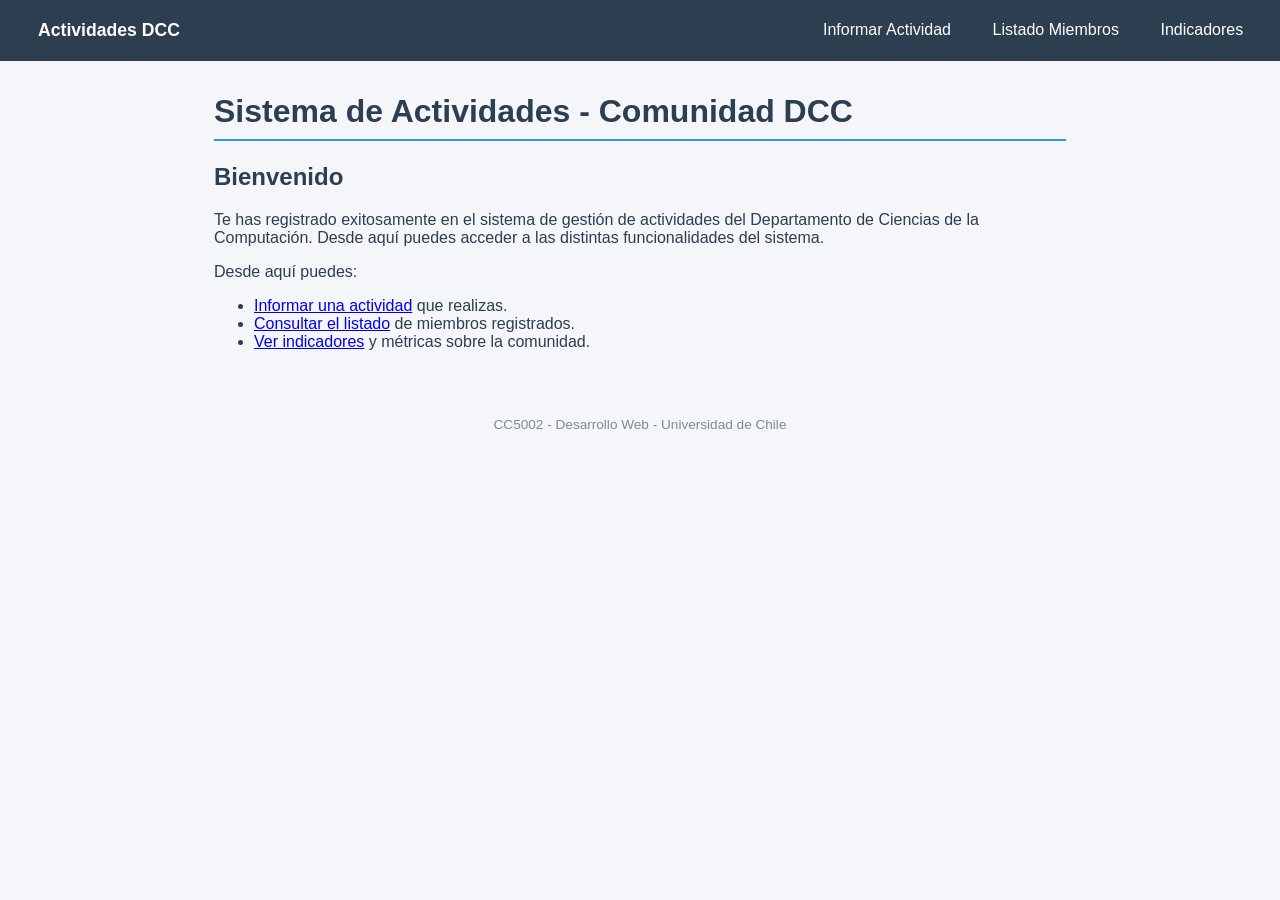
<file: index.html>
<!DOCTYPE html>
<html lang="es">
<head>
  <meta charset="utf-8">
  <meta name="viewport" content="width=device-width, initial-scale=1">
  <title>Actividades DCC - Inicio</title>
  <link rel="stylesheet" href="css/estilos.css">
</head>
<body>
  <nav>
    <a class="titulo-nav" href="index.html">Actividades DCC</a>
    <a href="actividades.html">Informar Actividad</a>
    <a href="listado.html">Listado Miembros</a>
    <a href="indicadores.html">Indicadores</a>
  </nav>

  <main>
    <h1>Sistema de Actividades - Comunidad DCC</h1>

    <section>
      <h2>Bienvenido</h2>
      <p>
        Te has registrado exitosamente en el sistema de gestión de actividades
        del Departamento de Ciencias de la Computación. Desde aquí puedes
        acceder a las distintas funcionalidades del sistema.
      </p>
      <p>Desde aquí puedes:</p>
      <ul>
        <li><a href="actividades.html">Informar una actividad</a> que realizas.</li>
        <li><a href="listado.html">Consultar el listado</a> de miembros registrados.</li>
        <li><a href="indicadores.html">Ver indicadores</a> y métricas sobre la comunidad.</li>
      </ul>
    </section>
  </main>

  <footer>
    <p>CC5002 - Desarrollo Web - Universidad de Chile</p>
  </footer>
</body>
</html>
</file>
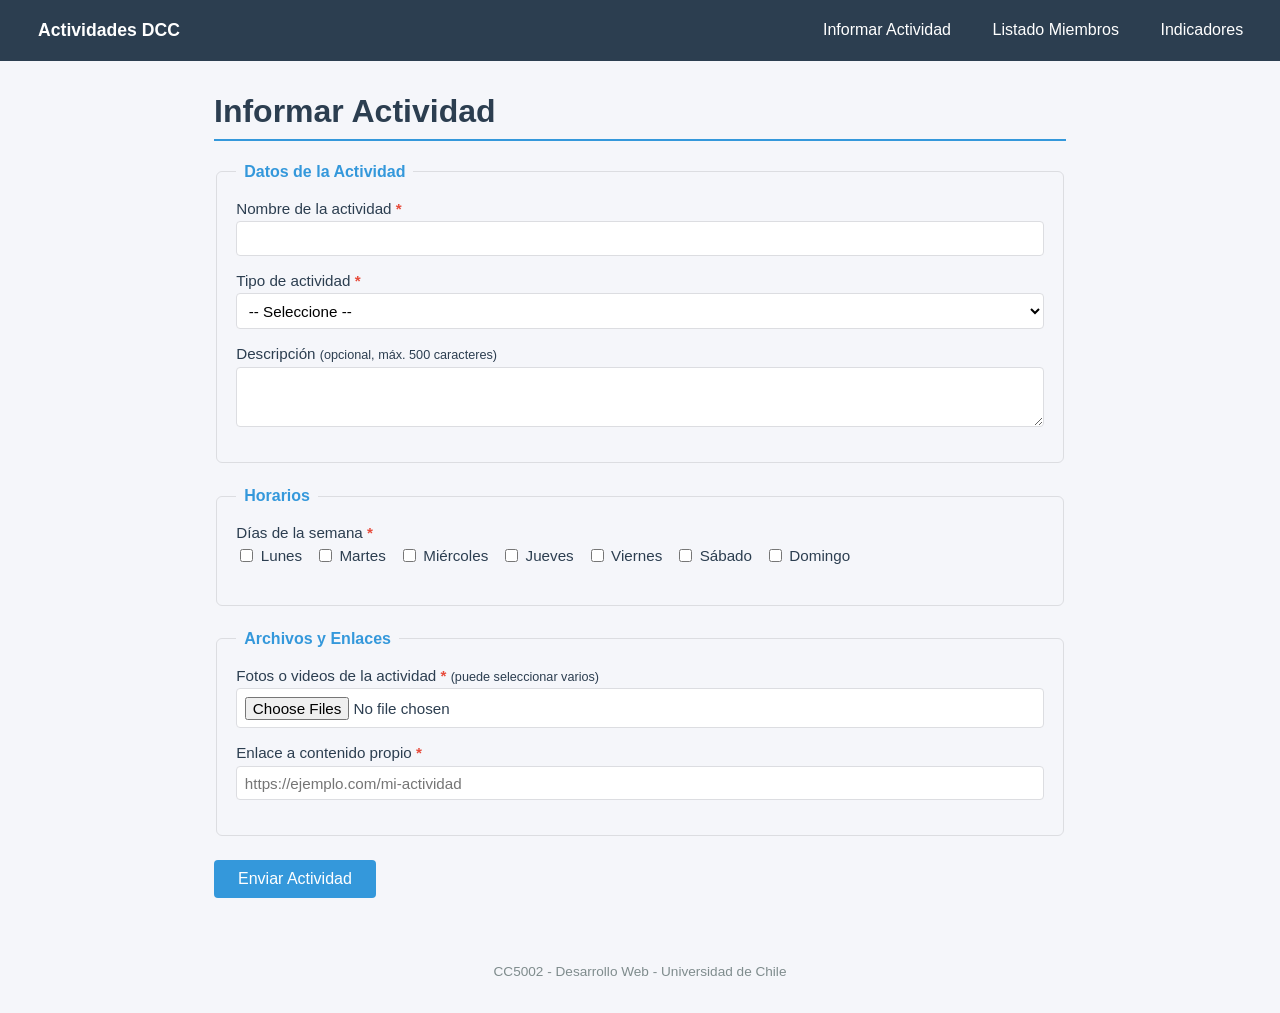
<file: actividades.html>
<!DOCTYPE html>
<html lang="es">
<head>
  <meta charset="utf-8">
  <meta name="viewport" content="width=device-width, initial-scale=1">
  <title>Actividades DCC - Informar Actividad</title>
  <link rel="stylesheet" href="css/estilos.css">
</head>
<body>
  <nav>
    <a class="titulo-nav" href="index.html">Actividades DCC</a>
    <a href="actividades.html">Informar Actividad</a>
    <a href="listado.html">Listado Miembros</a>
    <a href="indicadores.html">Indicadores</a>
  </nav>

  <main>
    <h1>Informar Actividad</h1>

    <form id="form-actividad">
      <!-- Datos de la actividad -->
      <fieldset>
        <legend>Datos de la Actividad</legend>

        <div class="campo" id="campo-nombre-act">
          <label for="nombre-act">Nombre de la actividad <span class="obligatorio">*</span></label>
          <input type="text" id="nombre-act" name="nombre-act">
          <span class="msg-error">Ingrese el nombre de la actividad (entre 3 y 200 caracteres).</span>
        </div>

        <div class="campo" id="campo-tipo-act">
          <label for="tipo-act">Tipo de actividad <span class="obligatorio">*</span></label>
          <select id="tipo-act" name="tipo-act">
            <option value="">-- Seleccione --</option>
            <option value="artistica">Artística</option>
            <option value="deportiva">Deportiva</option>
            <option value="tecnologica">Tecnológica</option>
            <option value="social">Social</option>
            <option value="recreativa">Recreativa</option>
          </select>
          <span class="msg-error">Seleccione un tipo de actividad.</span>
        </div>

        <div class="campo" id="campo-descripcion">
          <label for="descripcion">Descripción <small>(opcional, máx. 500 caracteres)</small></label>
          <textarea id="descripcion" name="descripcion" rows="3" maxlength="500"></textarea>
          <span class="msg-error">La descripción no debe superar los 500 caracteres.</span>
        </div>
      </fieldset>

      <!-- Horarios -->
      <fieldset>
        <legend>Horarios</legend>

        <div class="campo" id="campo-dias">
          <label>Días de la semana <span class="obligatorio">*</span></label>
          <div class="grupo-dias">
            <label><input type="checkbox" name="dias" value="lunes" data-nombre="Lunes"> Lunes</label>
            <label><input type="checkbox" name="dias" value="martes" data-nombre="Martes"> Martes</label>
            <label><input type="checkbox" name="dias" value="miercoles" data-nombre="Miércoles"> Miércoles</label>
            <label><input type="checkbox" name="dias" value="jueves" data-nombre="Jueves"> Jueves</label>
            <label><input type="checkbox" name="dias" value="viernes" data-nombre="Viernes"> Viernes</label>
            <label><input type="checkbox" name="dias" value="sabado" data-nombre="Sábado"> Sábado</label>
            <label><input type="checkbox" name="dias" value="domingo" data-nombre="Domingo"> Domingo</label>
          </div>
          <span class="msg-error">Seleccione al menos un día.</span>
        </div>

        <!-- Contenedor donde aparecen los horarios por día -->
        <div id="horarios-por-dia"></div>
      </fieldset>

      <!-- Archivos y enlaces -->
      <fieldset>
        <legend>Archivos y Enlaces</legend>

        <div class="campo" id="campo-archivo">
          <label for="archivo">Fotos o videos de la actividad <span class="obligatorio">*</span> <small>(puede seleccionar varios)</small></label>
          <input type="file" id="archivo" name="archivo" accept="image/*,video/*" multiple>
          <span class="msg-error">Debe adjuntar al menos un archivo de imagen o video.</span>
        </div>

        <div class="campo" id="campo-enlace">
          <label for="enlace">Enlace a contenido propio <span class="obligatorio">*</span></label>
          <input type="url" id="enlace" name="enlace" placeholder="https://ejemplo.com/mi-actividad">
          <span class="msg-error">Ingrese una URL válida (debe comenzar con http:// o https://).</span>
        </div>
      </fieldset>

      <button type="button" id="btn-enviar-actividad">Enviar Actividad</button>
    </form>
  </main>

  <footer>
    <p>CC5002 - Desarrollo Web - Universidad de Chile</p>
  </footer>

  <script src="js/validacion-actividad.js"></script>
</body>
</html>
</file>
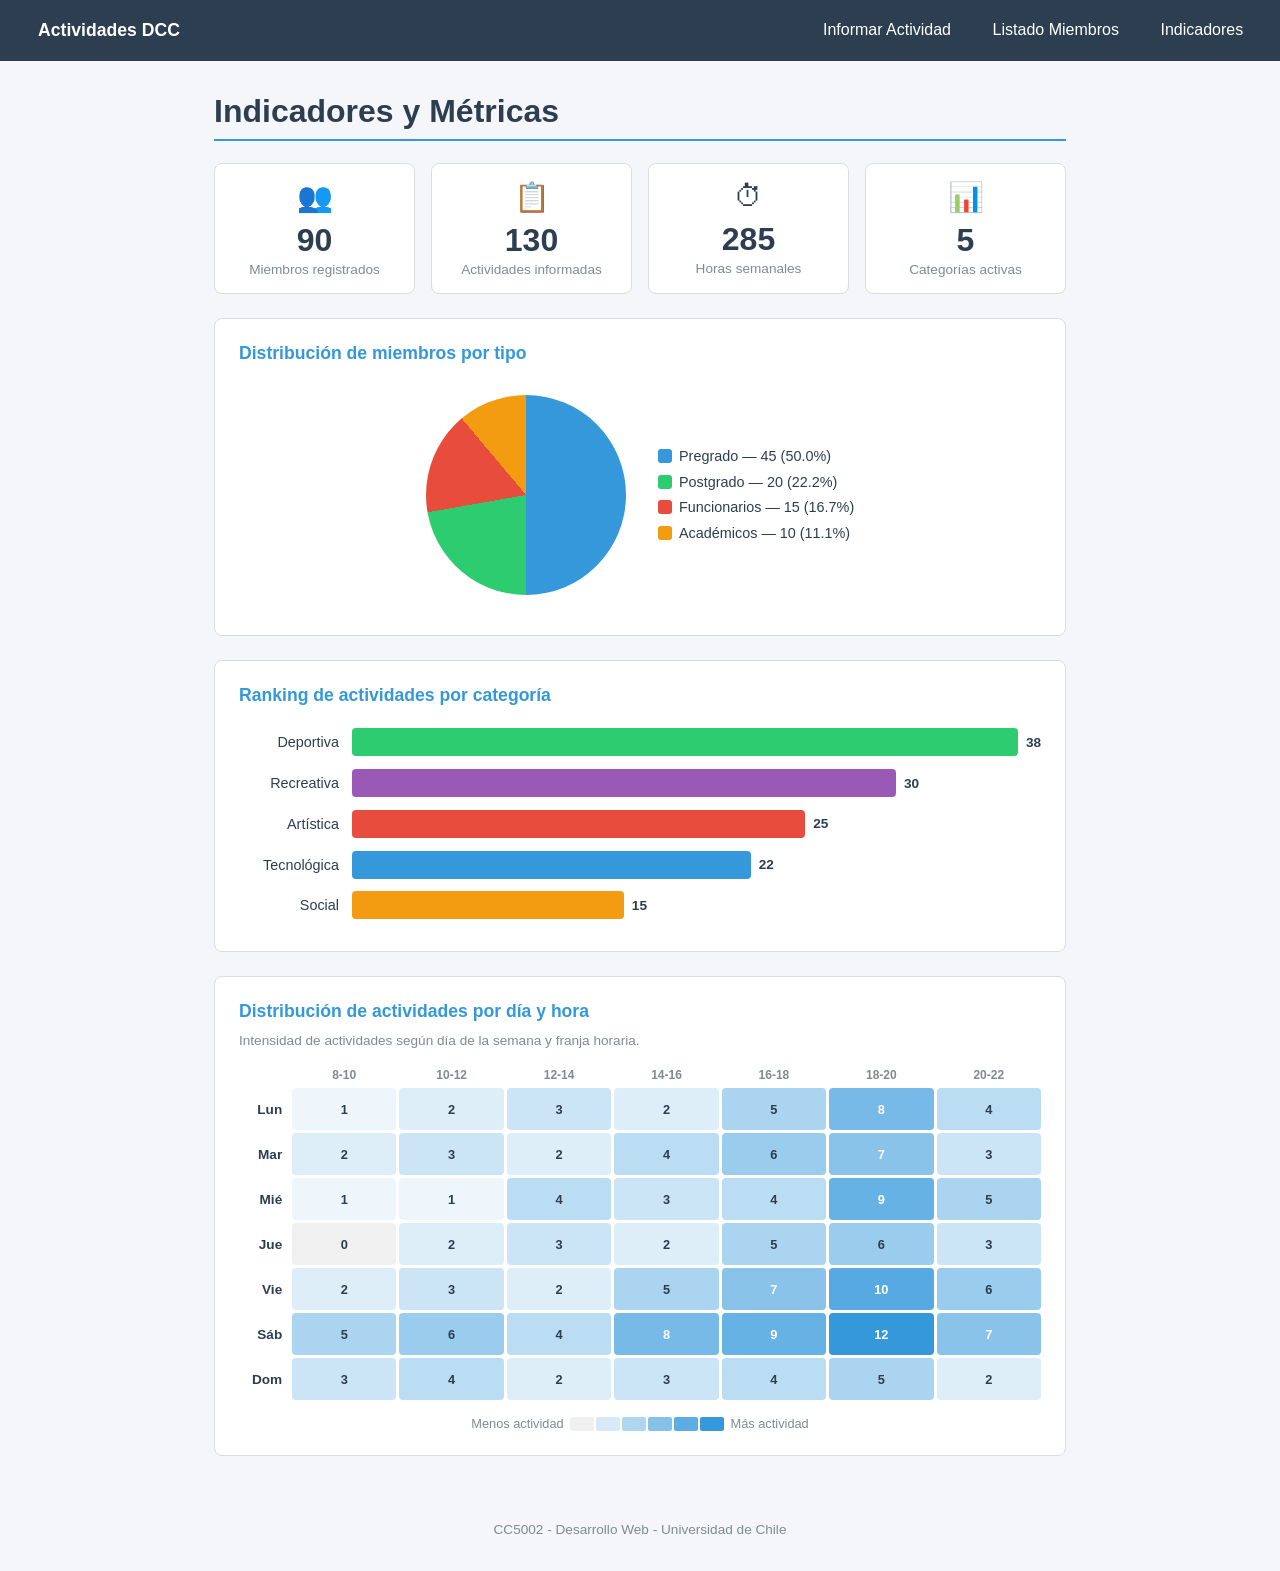
<file: indicadores.html>
<!DOCTYPE html>
<html lang="es">


<head>
  <meta charset="utf-8">
  <meta name="viewport" content="width=device-width, initial-scale=1">
  <title>Actividades DCC - Indicadores</title>
  <link rel="stylesheet" href="css/estilos.css">
</head>



<body>
  <nav>
    <a class="titulo-nav" href="index.html">Actividades DCC</a>
    <a href="actividades.html">Informar Actividad</a>
    <a href="listado.html">Listado Miembros</a>
    <a href="indicadores.html">Indicadores</a>
  </nav>

  
  <main>
    <h1>Indicadores y Métricas</h1>

    <!-- Tarjetas resumen -->
    <div class="tarjetas-resumen" id="tarjetas-resumen"></div>

    <!-- Gráfico torta: Distribución de miembros por tipo -->
    <div class="indicador-seccion"> <!-- DEAJEMOS DIV en VEZ de SECTION por que las SECTION DEBERIAN TENER UN <h> -->
      <h2>Distribución de miembros por tipo</h2>
      <div class="grafico-torta-contenedor">
        <div class="torta" id="torta-miembros"></div>
        <div class="torta-leyenda" id="leyenda-miembros"></div>
      </div>
    </div>

    <!-- Gráfico barras: Actividades por categoría (ranking) -->
    <div class="indicador-seccion">
      <h2>Ranking de actividades por categoría</h2>
      <div class="grafico-barras-h" id="grafico-ranking"></div>
    </div>

    <!-- Mapa de calor: Distribución de actividades por día y hora -->
    <div class="indicador-seccion">
      <h2>Distribución de actividades por día y hora</h2>
      <p class="indicador-descripcion">Intensidad de actividades según día de la semana y franja horaria.</p>
      <div class="heatmap-contenedor" id="heatmap"></div>
      <div class="heatmap-escala">
        <span>Menos actividad</span>
        <div class="heatmap-escala-barras" id="heatmap-escala"></div>
        <span>Más actividad</span>
      </div>
    </div>
  </main>

  <footer>
    <p>CC5002 - Desarrollo Web - Universidad de Chile</p>
  </footer>

  <script src="js/indicadores.js"></script>
</body>
</html>
</file>
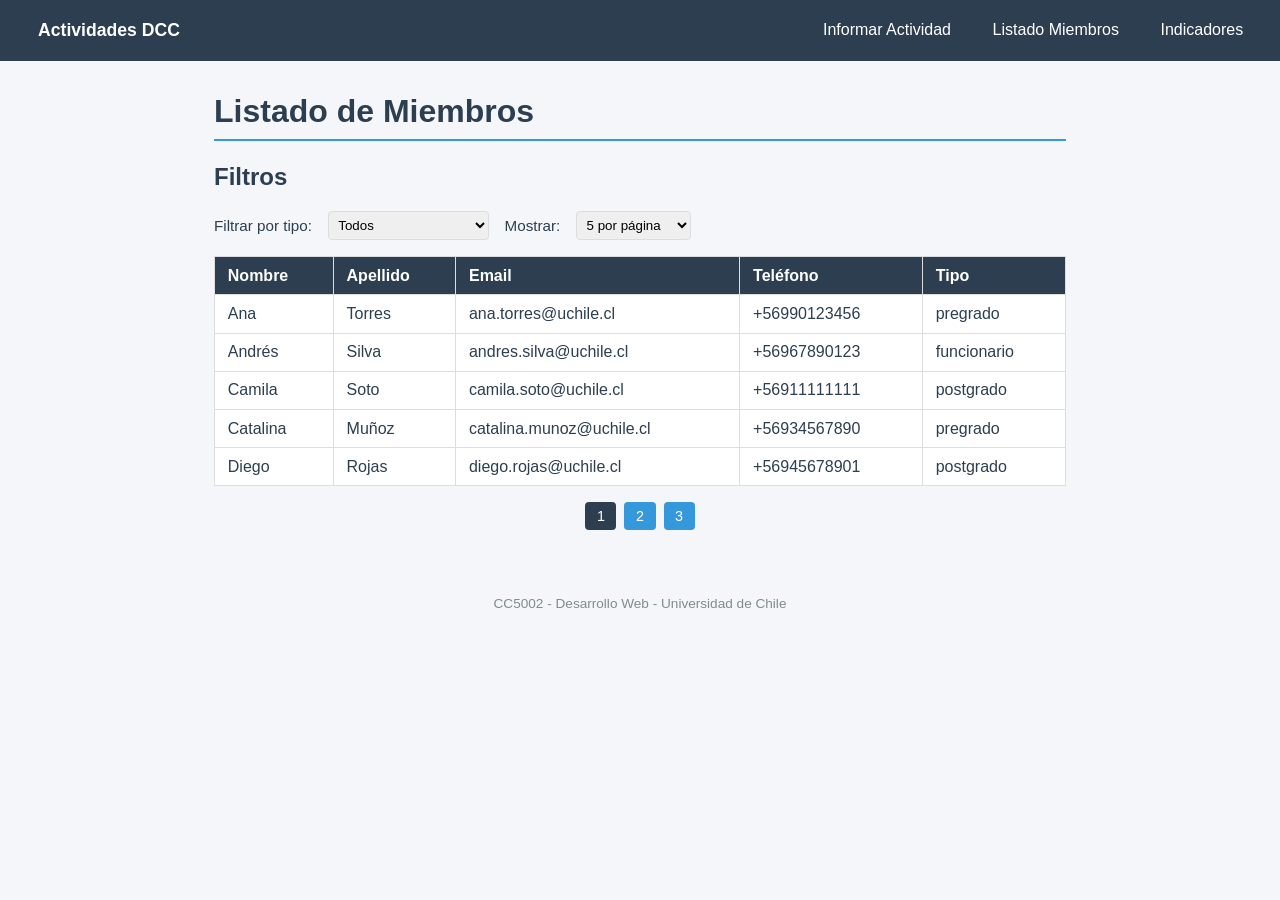
<file: listado.html>
<!DOCTYPE html>
<html lang="es">
<head>
  <meta charset="utf-8">
  <meta name="viewport" content="width=device-width, initial-scale=1">
  <title>Actividades DCC - Listado de Miembros</title>
  <link rel="stylesheet" href="css/estilos.css">
</head>
<body>
  <nav>
    <a class="titulo-nav" href="index.html">Actividades DCC</a>
    <a href="actividades.html">Informar Actividad</a>
    <a href="listado.html">Listado Miembros</a>
    <a href="indicadores.html">Indicadores</a>
  </nav>

  <main>
    <h1>Listado de Miembros</h1>

    <!-- Controles de filtro -->
    <section>
    <h2>Filtros</h2>
    <div class="controles">
      <label for="filtro-tipo">Filtrar por tipo:</label>
      <select id="filtro-tipo">
        <option value="todos">Todos</option>
        <option value="pregrado">Estudiante Pregrado</option>
        <option value="postgrado">Estudiante Postgrado</option>
        <option value="funcionario">Funcionario/a</option>
        <option value="academico">Académico/a</option>
      </select>

      <label for="items-pagina">Mostrar:</label>
      <select id="items-pagina">
        <option value="5">5 por página</option>
        <option value="10">10 por página</option>
      </select>
    </div>
    </section>

    <!-- Tabla de miembros -->
    <table id="tabla-miembros">
      <thead>
        <tr>
          <th id="col-nombre" title="Ordenar por nombre">Nombre</th>
          <th id="col-apellido" title="Ordenar por apellido">Apellido</th>
          <th id="col-email" title="Ordenar por email">Email</th>
          <th id="col-telefono">Teléfono</th>
          <th id="col-tipo" title="Ordenar por tipo">Tipo</th>
        </tr>
      </thead>
      <tbody id="cuerpo-tabla">
        <!-- Las filas se generan con JavaScript -->
      </tbody>
    </table>

    <p id="msg-sin-datos">No hay miembros registrados para mostrar.</p>

    <!-- Paginación -->
    <div class="paginacion" id="paginacion"></div>
  </main>

  <footer>
    <p>CC5002 - Desarrollo Web - Universidad de Chile</p>
  </footer>

  <script src="js/listado.js"></script>
</body>
</html>
</file>
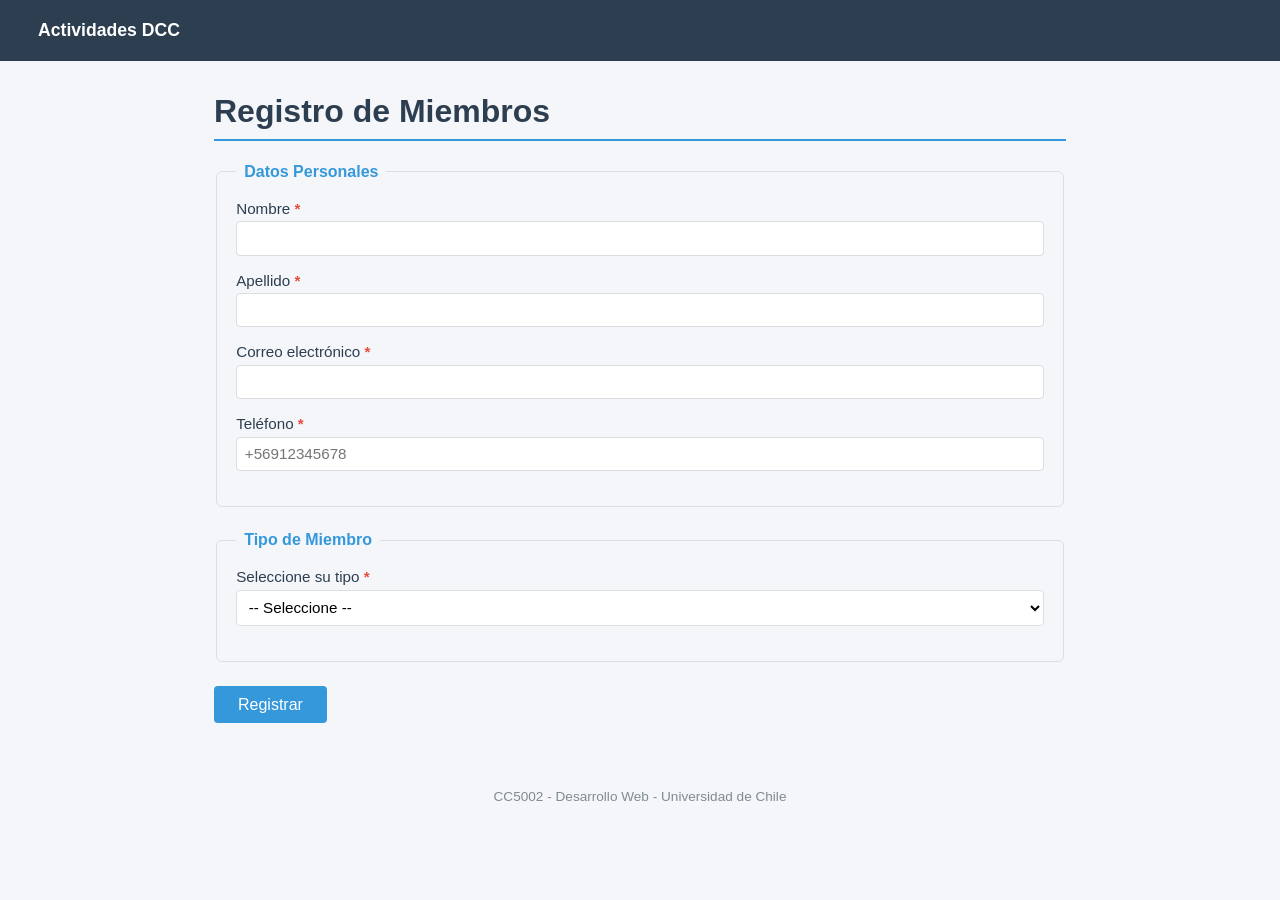
<file: registro.html>
<!DOCTYPE html>
<html lang="es">

<head>
  <meta charset="utf-8">
  <meta name="viewport" content="width=device-width, initial-scale=1">
  <title>Actividades DCC - Registro</title>
  <link rel="stylesheet" href="css/estilos.css">
</head>

<body>
  <nav>
    <a class="titulo-nav" href="registro.html">Actividades DCC</a>
  </nav>

  <main>
    <h1>Registro de Miembros</h1>

    <form id="form-registro">
      <!-- Datos personales -->
      <fieldset>
        <legend>Datos Personales</legend>

        <div class="campo" id="campo-nombre">
          <label for="nombre">Nombre <span class="obligatorio">*</span></label>
          <input type="text" id="nombre" name="nombre">
          <span class="msg-error">Ingrese un nombre válido (solo letras, entre 2 y 100 caracteres).</span>
        </div>

        <div class="campo" id="campo-apellido">
          <label for="apellido">Apellido <span class="obligatorio">*</span></label>
          <input type="text" id="apellido" name="apellido">
          <span class="msg-error">Ingrese un apellido válido (solo letras, entre 2 y 100 caracteres).</span>
        </div>

        <div class="campo" id="campo-email">
          <label for="email">Correo electrónico <span class="obligatorio">*</span></label>
          <input type="email" id="email" name="email">
          <span class="msg-error">Ingrese un correo válido (ej: usuario@dominio.com).</span>
        </div>

        <div class="campo" id="campo-telefono">
          <label for="telefono">Teléfono <span class="obligatorio">*</span></label>
          <input type="tel" id="telefono" name="telefono" placeholder="+56912345678">
          <span class="msg-error">Ingrese un teléfono válido (formato +569XXXXXXXX, 12 dígitos).</span>
        </div>
      </fieldset>

      <!-- Tipo de miembro y campos condicionales -->
      <fieldset>
        <legend>Tipo de Miembro</legend>

        <div class="campo" id="campo-tipo">
          <label for="tipo">Seleccione su tipo <span class="obligatorio">*</span></label>
          <select id="tipo" name="tipo">
            <option value="">-- Seleccione --</option>
            <option value="pregrado">Estudiante de Pregrado</option>
            <option value="postgrado">Estudiante de Postgrado</option>
            <option value="funcionario">Funcionario/a</option>
            <option value="academico">Académico/a</option>
          </select>
          <span class="msg-error">Seleccione un tipo de miembro.</span>
        </div>

        <div id="campos-pregrado" class="campos-tipo">
          <div class="campo" id="campo-anio-ingreso">
            <label for="anio-ingreso">Año de ingreso <span class="obligatorio">*</span></label>
            <input type="number" id="anio-ingreso" name="anio-ingreso" placeholder="2024">
            <span class="msg-error">Ingrese un año válido (ej: 2020).</span>
          </div>
        </div>

        <div id="campos-postgrado" class="campos-tipo">
          <div class="campo" id="campo-programa">
            <label for="programa">Programa <span class="obligatorio">*</span></label>
            <select id="programa" name="programa">
              <option value="">-- Seleccione --</option>
              <option value="magister">Magíster</option>
              <option value="doctorado">Doctorado</option>
            </select>
            <span class="msg-error">Seleccione un programa.</span>
          </div>
          <div class="campo" id="campo-area-investigacion">
            <label for="area-investigacion">Área de investigación <small>(opcional, máx. 200 caracteres)</small></label>
            <input type="text" id="area-investigacion" name="area-investigacion" maxlength="200">
            <span class="msg-error">El área de investigación no debe superar los 200 caracteres.</span>
          </div>
        </div>

        <div id="campos-funcionario" class="campos-tipo">
          <div class="campo" id="campo-cargo">
            <label for="cargo">Cargo <span class="obligatorio">*</span></label>
            <input type="text" id="cargo" name="cargo">
            <span class="msg-error">Ingrese su cargo (solo letras, entre 2 y 200 caracteres).</span>
          </div>
          <div class="campo" id="campo-unidad">
            <label for="unidad">Unidad o Área <small>(opcional, máx. 200 caracteres)</small></label>
            <input type="text" id="unidad" name="unidad" maxlength="200">
            <span class="msg-error">La unidad o área no debe superar los 200 caracteres.</span>
          </div>
        </div>

        <div id="campos-academico" class="campos-tipo">
          <div class="campo" id="campo-departamento">
            <label for="departamento">Departamento <span class="obligatorio">*</span></label>
            <input type="text" id="departamento" name="departamento">
            <span class="msg-error">Ingrese su departamento (solo letras, entre 2 y 200 caracteres).</span>
          </div>
          <div class="campo" id="campo-especialidad">
            <label for="especialidad">Área de especialización <small>(opcional, máx. 200 caracteres)</small></label>
            <input type="text" id="especialidad" name="especialidad" maxlength="200">
            <span class="msg-error">El área de especialización no debe superar los 200 caracteres.</span>
          </div>
        </div>
      </fieldset>

      <button type="button" id="btn-registrar">Registrar</button>
    </form>
  </main>

  <footer>
    <p>CC5002 - Desarrollo Web - Universidad de Chile</p>
  </footer>

  <script src="js/validacion-registro.js"></script>
</body>
</html>
</file>
<file: css/estilos.css>
/* === ESTILOS GENERALES === */
:root {
  --color-primario: #2c3e50;
  --color-secundario: #3498db;
  --color-fondo: #f5f6fa;
  --color-borde: #dcdde1;
  --color-error: #e74c3c;
  --color-exito: #27ae60;
}

* {
  box-sizing: border-box;
}

body {
  font-family: Arial, Helvetica, sans-serif;
  margin: 0;
  background-color: var(--color-fondo);
  color: var(--color-primario);
}

/* === NAVEGACION === */
nav {
  background-color: var(--color-primario);
  padding: 0.8em 1.5em;
  display: flex;
  flex-wrap: wrap;
  align-items: center;
  gap: 1em;
}

nav a {
  color: white;
  text-decoration: none;
  padding: 0.4em 0.8em;
  border-radius: 4px;
}

nav a:hover {
  background-color: var(--color-secundario);
}

nav .titulo-nav {
  font-weight: bold;
  font-size: 1.1em;
  margin-right: auto;
}

/* === CONTENIDO PRINCIPAL === */
main {
  max-width: 900px;
  margin: 2em auto;
  padding: 0 1.5em;
}

h1 {
  border-bottom: 2px solid var(--color-secundario);
  padding-bottom: 0.3em;
}

/* === FORMULARIOS === */
form fieldset {
  border: 1px solid var(--color-borde);
  border-radius: 6px;
  padding: 1.2em;
  margin-bottom: 1.5em;
}

form legend {
  font-weight: bold;
  padding: 0 0.5em;
  color: var(--color-secundario);
}

form .campo {
  display: flex;
  flex-direction: column;
  margin-bottom: 1em;
}

form .campo label {
  margin-bottom: 0.3em;
  font-size: 0.95em;
}

form .campo label .obligatorio {
  color: var(--color-error);
  font-weight: bold;
}

form input[type="text"],
form input[type="email"],
form input[type="tel"],
form input[type="url"],
form input[type="number"],
form input[type="date"],
form input[type="time"],
form input[type="file"],
form select,
form textarea {
  border: 1px solid var(--color-borde);
  border-radius: 4px;
  padding: 0.5em;
  font-size: 0.95em;
  background-color: white;
}

form textarea {
  resize: vertical;
  min-height: 60px;
}

form .campo-error input,
form .campo-error select,
form .campo-error textarea {
  border-color: var(--color-error);
  box-shadow: 0 0 4px rgba(231, 76, 60, 0.4);
}

form .msg-error {
  color: var(--color-error);
  font-size: 0.85em;
  margin-top: 0.2em;
  display: none;
}

form .campo-error .msg-error {
  display: block;
}

/* === BOTONES === */
button, .boton {
  background-color: var(--color-secundario);
  color: white;
  border: none;
  border-radius: 4px;
  padding: 0.6em 1.5em;
  font-size: 1em;
  cursor: pointer;
}

button:hover, .boton:hover {
  background-color: #2980b9;
}

/* === TABLAS === */
table {
  width: 100%;
  border-collapse: collapse;
  margin-top: 1em;
  background-color: white;
}

th, td {
  border: 1px solid var(--color-borde);
  padding: 0.6em 0.8em;
  text-align: left;
}

th {
  background-color: var(--color-primario);
  color: white;
  cursor: pointer;
}

th:hover {
  background-color: var(--color-secundario);
}

/* === FILTROS Y CONTROLES === */
.controles {
  display: flex;
  flex-wrap: wrap;
  gap: 1em;
  align-items: center;
  margin-bottom: 1em;
}

.controles label {
  font-size: 0.95em;
}

.controles select {
  border: 1px solid var(--color-borde);
  border-radius: 4px;
  padding: 0.4em;
}

/* === PAGINACION === */
.paginacion {
  display: flex;
  justify-content: center;
  gap: 0.5em;
  margin-top: 1em;
}

.paginacion button {
  padding: 0.4em 0.8em;
  font-size: 0.9em;
}

.paginacion .pagina-activa {
  background-color: var(--color-primario);
}

/* === TARJETAS RESUMEN === */
.tarjetas-resumen {
  display: flex;
  gap: 1em;
  flex-wrap: wrap;
  margin-bottom: 1.5em;
}

.tarjeta {
  flex: 1;
  min-width: 150px;
  background-color: white;
  border: 1px solid var(--color-borde);
  border-radius: 8px;
  padding: 1em;
  display: flex;
  flex-direction: column;
  align-items: center;
  text-align: center;
}

.tarjeta-icono {
  font-size: 1.8em;
  margin-bottom: 0.3em;
}

.tarjeta-valor {
  font-size: 2em;
  font-weight: bold;
  color: var(--color-primario);
}

.tarjeta-titulo {
  font-size: 0.85em;
  color: #7f8c8d;
  margin-top: 0.2em;
}

/* === SECCION INDICADORES === */
.indicador-seccion {
  background-color: white;
  border: 1px solid var(--color-borde);
  border-radius: 8px;
  padding: 1.5em;
  margin-bottom: 1.5em;
}

.indicador-seccion h2 {
  margin-top: 0;
  color: var(--color-secundario);
  font-size: 1.1em;
}

/* === GRAFICO TORTA === */
.grafico-torta-contenedor {
  display: flex;
  align-items: center;
  gap: 2em;
  flex-wrap: wrap;
  justify-content: center;
  padding: 1em 0;
}

.torta {
  width: 200px;
  height: 200px;
  border-radius: 50%;
  position: relative;
}

.torta-leyenda {
  display: flex;
  flex-direction: column;
  gap: 0.6em;
}

.leyenda-item {
  display: flex;
  align-items: center;
  gap: 0.5em;
  font-size: 0.9em;
}

.leyenda-color {
  width: 14px;
  height: 14px;
  border-radius: 3px;
  display: inline-block;
  flex-shrink: 0;
}

/* === GRAFICOS BARRAS VERTICALES (mejorado) === */
.grafico-barras {
  display: flex;
  align-items: flex-end;
  gap: 1.5em;
  height: 220px;
  border-left: 2px solid var(--color-borde);
  border-bottom: 2px solid var(--color-borde);
  padding: 0 1em 0 0.5em;
  margin: 1em 0;
}

.barra-grupo {
  display: flex;
  flex-direction: column;
  align-items: center;
  flex: 1;
}

.barra {
  width: 44px;
  border-radius: 4px 4px 0 0;
  transition: height 0.4s ease;
}

.barra:hover {
  opacity: 0.85;
}

.barra-numero {
  font-size: 0.85em;
  font-weight: bold;
  color: var(--color-primario);
  margin-bottom: 0.3em;
}

.barra-etiqueta {
  margin-top: 0.5em;
  font-size: 0.8em;
  text-align: center;
  color: #7f8c8d;
}

/* === GRAFICOS BARRAS HORIZONTALES (ranking) === */
.grafico-barras-h {
  display: flex;
  flex-direction: column;
  gap: 0.8em;
  padding: 0.5em 0;
}

.barra-h-fila {
  display: flex;
  align-items: center;
  gap: 0.8em;
}

.barra-h-etiqueta {
  width: 100px;
  font-size: 0.9em;
  text-align: right;
  color: var(--color-primario);
  flex-shrink: 0;
}

.barra-h-contenedor {
  flex: 1;
  display: flex;
  align-items: center;
  gap: 0.5em;
}

.barra-h {
  height: 28px;
  border-radius: 4px;
  transition: width 0.4s ease;
}

.barra-h:hover {
  opacity: 0.85;
}

.barra-h-valor {
  font-size: 0.85em;
  font-weight: bold;
  color: var(--color-primario);
}

/* === MAPA DE CALOR === */
.heatmap-contenedor {
  display: flex;
  flex-direction: column;
  gap: 3px;
  margin: 1em 0;
}

.heatmap-fila {
  display: flex;
  gap: 3px;
}

.heatmap-dia {
  width: 50px;
  display: flex;
  align-items: center;
  justify-content: flex-end;
  padding-right: 0.5em;
  font-size: 0.85em;
  font-weight: bold;
  color: var(--color-primario);
  flex-shrink: 0;
}

.heatmap-header {
  flex: 1;
  text-align: center;
  font-size: 0.75em;
  font-weight: bold;
  color: #7f8c8d;
  padding: 0.3em 0;
}

.heatmap-celda {
  flex: 1;
  height: 42px;
  border-radius: 4px;
  display: flex;
  align-items: center;
  justify-content: center;
  font-size: 0.8em;
  font-weight: bold;
  transition: opacity 0.2s;
  cursor: default;
}

.heatmap-celda:hover {
  opacity: 0.8;
  outline: 2px solid var(--color-primario);
}

.indicador-descripcion {
  font-size: 0.85em;
  color: #7f8c8d;
  margin-top: -0.3em;
  margin-bottom: 0.5em;
}

.heatmap-escala {
  display: flex;
  align-items: center;
  justify-content: center;
  gap: 0.5em;
  margin-top: 0.8em;
  font-size: 0.8em;
  color: #7f8c8d;
}

.heatmap-escala-barras {
  display: flex;
  gap: 2px;
}

.heatmap-escala-bloque {
  width: 24px;
  height: 14px;
  border-radius: 2px;
}






/* === CAMPOS CONDICIONALES === */
.campos-tipo {
  display: none;
}

.campos-tipo.visible {
  display: block;
}



/* === DIAS DE LA SEMANA (checkboxes) === */
.grupo-dias {
  display: flex;
  flex-wrap: wrap;
  gap: 0.8em;
}

.grupo-dias label {
  display: flex;
  align-items: center;
  gap: 0.3em;
}






/* === HORARIOS POR DIA === */
.horario-dia {
  background-color: white;
  border: 1px solid var(--color-borde);
  border-radius: 6px;
  padding: 0.8em 1em;
  margin-top: 0.8em;
}

.horario-dia-titulo {
  margin: 0 0 0.5em 0;
  font-size: 0.95em;
  color: var(--color-secundario);
}

.horario-dia-campos {
  display: flex;
  gap: 1.5em;
  flex-wrap: wrap;
}

.horario-dia-campos .campo {
  flex: 1;
  min-width: 180px;
}

/* === FOOTER === */
footer {
  text-align: center;
  padding: 1.5em;
  margin-top: 2em;
  color: #7f8c8d;
  font-size: 0.85em;
}
</file>
